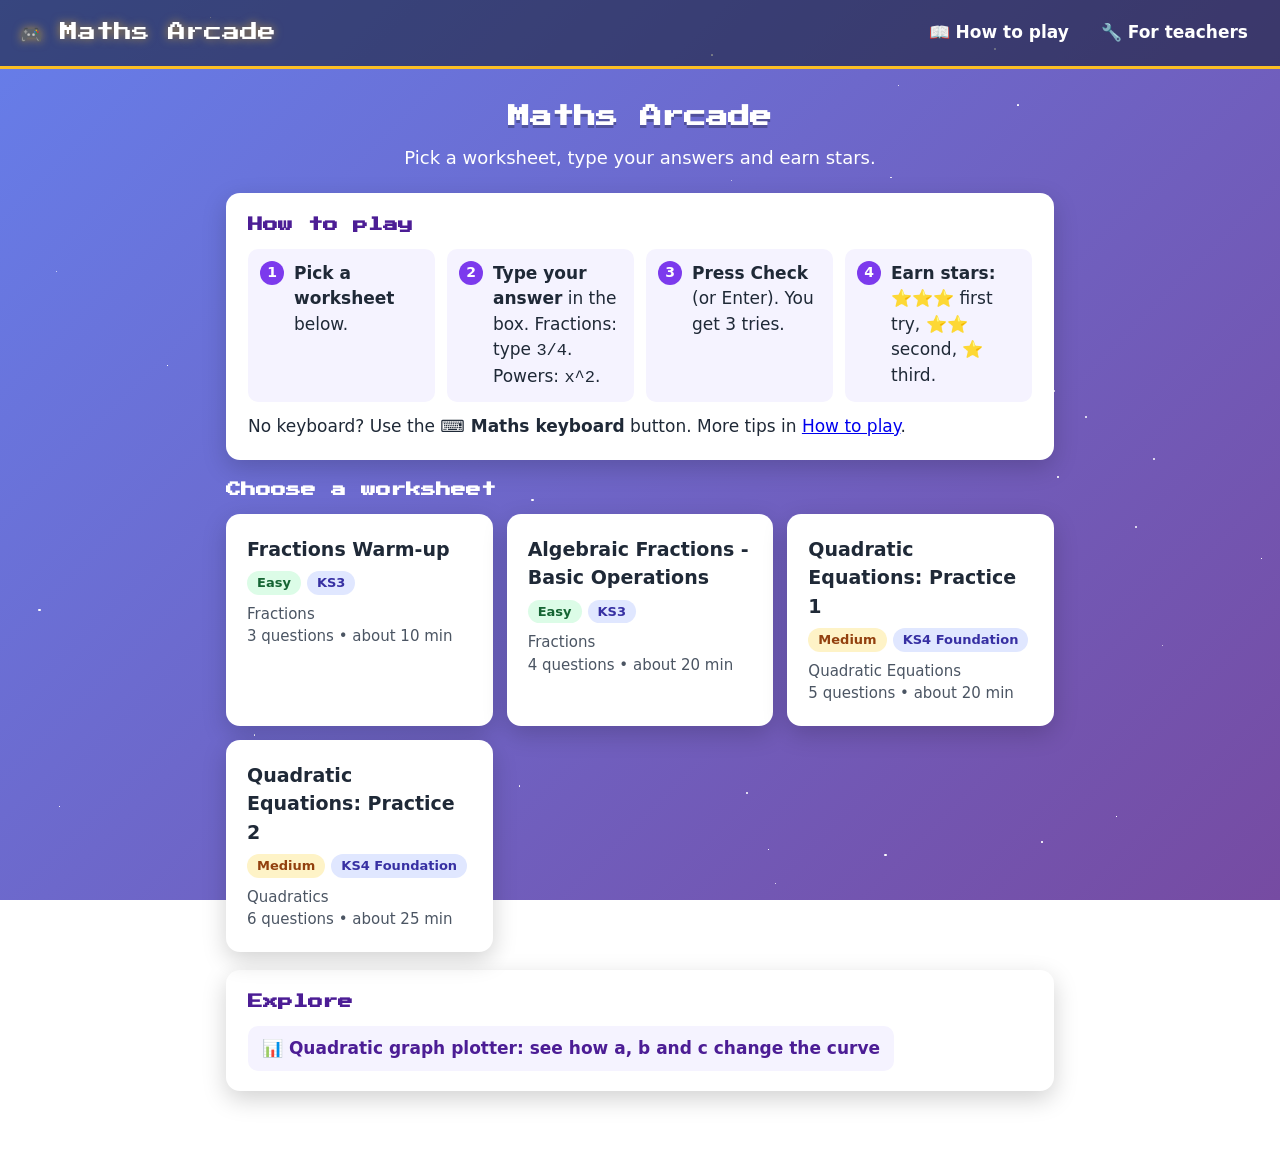
<file: index.html>
<!DOCTYPE html>
<html lang="en">
<head>
    <meta charset="UTF-8">
    <meta name="viewport" content="width=device-width, initial-scale=1.0">
    <title>Maths Arcade</title>
    <meta name="description" content="Maths practice worksheets: type your answers, get instant feedback and earn stars.">
    <link rel="icon" href="data:image/svg+xml,<svg xmlns='http://www.w3.org/2000/svg' viewBox='0 0 100 100'><text y='.9em' font-size='90'>🎮</text></svg>">
    <link rel="stylesheet" href="css/student.css">
</head>
<body>
    <div class="stars" id="stars" aria-hidden="true"></div>

    <header class="site-header">
        <a class="brand" href="index.html">🎮 Maths Arcade</a>
        <nav aria-label="Main">
            <a href="guide.html">📖 How to play</a>
            <a href="prompt-builder.html">🔧 For teachers</a>
        </nav>
    </header>

    <main>
        <section class="hero">
            <h1>Maths Arcade</h1>
            <p>Pick a worksheet, type your answers and earn stars.</p>
        </section>

        <section class="panel">
            <h2>How to play</h2>
            <ol class="steps">
                <li><strong>Pick a worksheet</strong> below.</li>
                <li><strong>Type your answer</strong> in the box. Fractions: type <code>3/4</code>. Powers: <code>x^2</code>.</li>
                <li><strong>Press Check</strong> (or Enter). You get 3 tries.</li>
                <li><strong>Earn stars:</strong> ⭐⭐⭐ first try, ⭐⭐ second, ⭐ third.</li>
            </ol>
            <p style="margin:12px 0 0">No keyboard? Use the <strong>⌨️ Maths keyboard</strong> button. More tips in <a href="guide.html">How to play</a>.</p>
        </section>

        <h2 class="pixel-title" style="color:#fff">Choose a worksheet</h2>
        <div class="worksheet-grid" id="worksheet-list" aria-live="polite">
            <p style="color:#fff">Loading worksheets…</p>
        </div>

        <section class="panel" style="margin-top:18px">
            <h2>Explore</h2>
            <div class="tools">
                <a class="tool-link" href="quadratic-demo.html">📊 Quadratic graph plotter: see how a, b and c change the curve</a>
            </div>
        </section>
    </main>

    <script src="js/worksheet-loader.js"></script>
    <script>
        const starsContainer = document.getElementById('stars');
        for (let i = 0; i < 50; i++) {
            const star = document.createElement('div');
            star.className = 'star';
            star.style.width = star.style.height = Math.random() * 3 + 'px';
            star.style.left = Math.random() * 100 + '%';
            star.style.top = Math.random() * 100 + '%';
            star.style.animationDelay = Math.random() * 3 + 's';
            starsContainer.appendChild(star);
        }
        loadWorksheetList();
    </script>
</body>
</html>
</file>
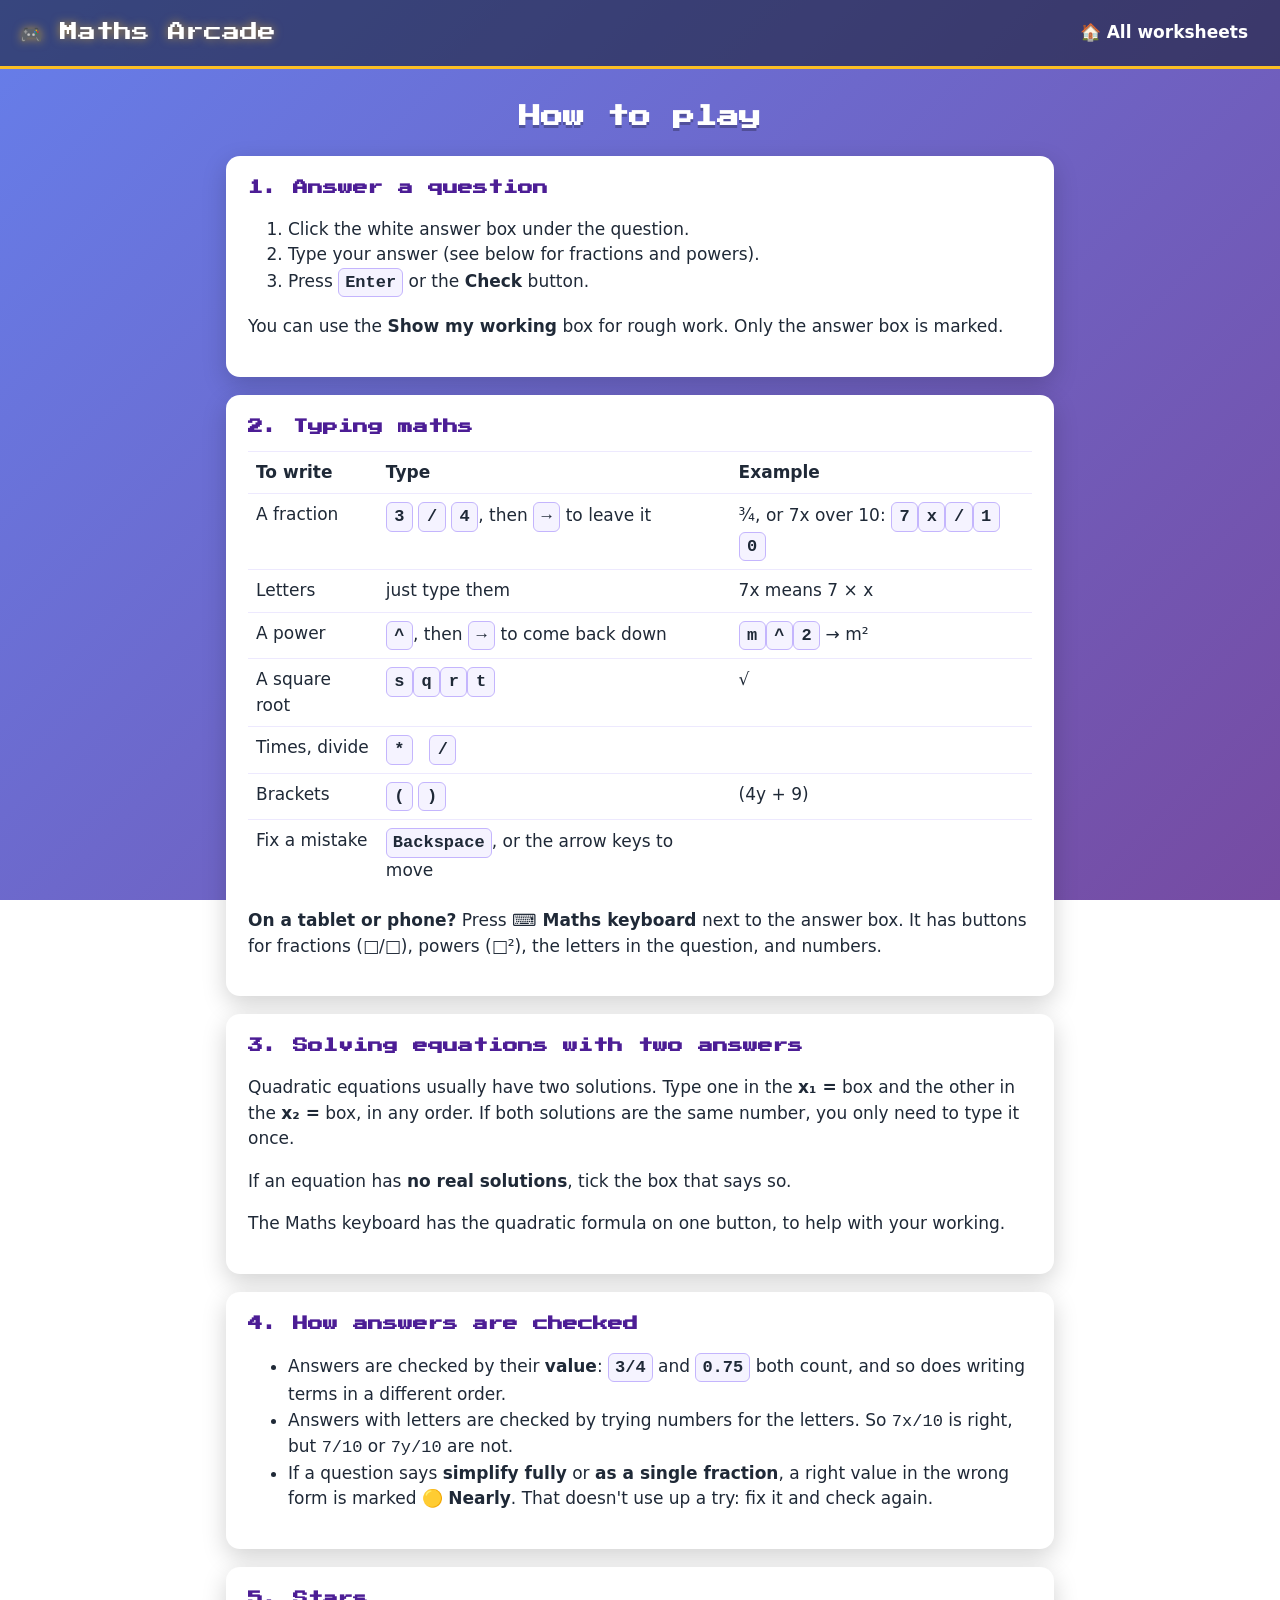
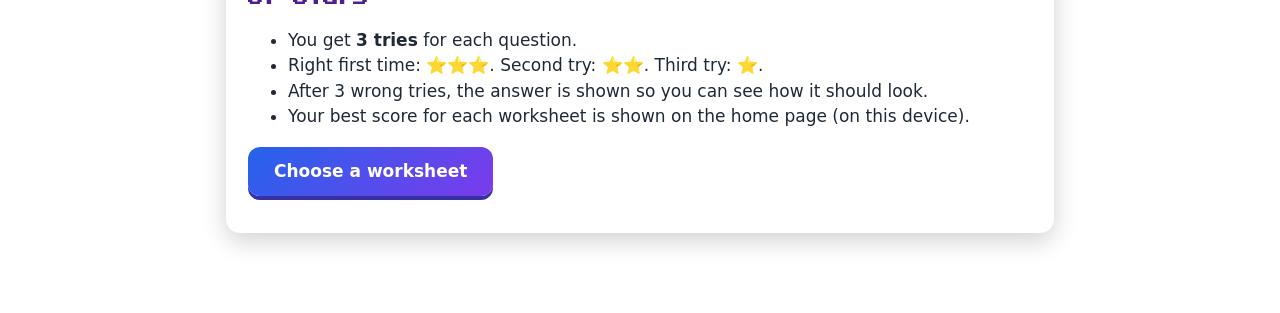
<file: guide.html>
<!DOCTYPE html>
<html lang="en">
<head>
    <meta charset="UTF-8">
    <meta name="viewport" content="width=device-width, initial-scale=1.0">
    <title>How to play - Maths Arcade</title>
    <link rel="icon" href="data:image/svg+xml,<svg xmlns='http://www.w3.org/2000/svg' viewBox='0 0 100 100'><text y='.9em' font-size='90'>🎮</text></svg>">
    <link rel="stylesheet" href="css/student.css">
</head>
<body>
    <header class="site-header">
        <a class="brand" href="index.html">🎮 Maths Arcade</a>
        <nav aria-label="Main">
            <a href="index.html">🏠 All worksheets</a>
        </nav>
    </header>

    <main class="guide">
        <section class="hero"><h1>How to play</h1></section>

        <section class="panel">
            <h2>1. Answer a question</h2>
            <ol>
                <li>Click the white answer box under the question.</li>
                <li>Type your answer (see below for fractions and powers).</li>
                <li>Press <kbd>Enter</kbd> or the <strong>Check</strong> button.</li>
            </ol>
            <p>You can use the <strong>Show my working</strong> box for rough work. Only the answer box is marked.</p>
        </section>

        <section class="panel">
            <h2>2. Typing maths</h2>
            <table>
                <tr><th>To write</th><th>Type</th><th>Example</th></tr>
                <tr><td>A fraction</td><td><kbd>3</kbd> <kbd>/</kbd> <kbd>4</kbd>, then <kbd>→</kbd> to leave it</td><td>¾, or 7x over 10: <kbd>7</kbd><kbd>x</kbd><kbd>/</kbd><kbd>1</kbd><kbd>0</kbd></td></tr>
                <tr><td>Letters</td><td>just type them</td><td>7x means 7 × x</td></tr>
                <tr><td>A power</td><td><kbd>^</kbd>, then <kbd>→</kbd> to come back down</td><td><kbd>m</kbd><kbd>^</kbd><kbd>2</kbd> → m²</td></tr>
                <tr><td>A square root</td><td><kbd>s</kbd><kbd>q</kbd><kbd>r</kbd><kbd>t</kbd></td><td>√</td></tr>
                <tr><td>Times, divide</td><td><kbd>*</kbd> &nbsp; <kbd>/</kbd></td><td></td></tr>
                <tr><td>Brackets</td><td><kbd>(</kbd> <kbd>)</kbd></td><td>(4y + 9)</td></tr>
                <tr><td>Fix a mistake</td><td><kbd>Backspace</kbd>, or the arrow keys to move</td><td></td></tr>
            </table>
            <p><strong>On a tablet or phone?</strong> Press <strong>⌨️ Maths keyboard</strong> next to the answer box. It has buttons for fractions (□/□), powers (□²), the letters in the question, and numbers.</p>
        </section>

        <section class="panel">
            <h2>3. Solving equations with two answers</h2>
            <p>Quadratic equations usually have two solutions. Type one in the <strong>x₁ =</strong> box and the other in the <strong>x₂ =</strong> box, in any order. If both solutions are the same number, you only need to type it once.</p>
            <p>If an equation has <strong>no real solutions</strong>, tick the box that says so.</p>
            <p>The Maths keyboard has the quadratic formula on one button, to help with your working.</p>
        </section>

        <section class="panel">
            <h2>4. How answers are checked</h2>
            <ul>
                <li>Answers are checked by their <strong>value</strong>: <kbd>3/4</kbd> and <kbd>0.75</kbd> both count, and so does writing terms in a different order.</li>
                <li>Answers with letters are checked by trying numbers for the letters. So <code>7x/10</code> is right, but <code>7/10</code> or <code>7y/10</code> are not.</li>
                <li>If a question says <strong>simplify fully</strong> or <strong>as a single fraction</strong>, a right value in the wrong form is marked 🟡 <strong>Nearly</strong>. That doesn't use up a try: fix it and check again.</li>
            </ul>
        </section>

        <section class="panel">
            <h2>5. Stars</h2>
            <ul>
                <li>You get <strong>3 tries</strong> for each question.</li>
                <li>Right first time: ⭐⭐⭐. Second try: ⭐⭐. Third try: ⭐.</li>
                <li>After 3 wrong tries, the answer is shown so you can see how it should look.</li>
                <li>Your best score for each worksheet is shown on the home page (on this device).</li>
            </ul>
            <p><a class="btn-check" style="display:inline-block;text-decoration:none" href="index.html">Choose a worksheet</a></p>
        </section>
    </main>
</body>
</html>
</file>
<file: css/student.css>
/* Maths Arcade - student pages (home, worksheet, how to play).
   Arcade look for headings; a plain, readable font for everything students read. */

@import url('https://fonts.googleapis.com/css2?family=Press+Start+2P&display=swap');

:root {
    --ink: #1f2937;
    --muted: #4b5563;
    --card: #ffffff;
    --accent: #2563eb;
    --gold: #fbbf24;
    --ok: #15803d;
    --ok-bg: #dcfce7;
    --bad: #b91c1c;
    --bad-bg: #fee2e2;
    --near: #a16207;
    --near-bg: #fef9c3;
    --radius: 14px;
    --pixel: 'Press Start 2P', monospace;
}

* { box-sizing: border-box; }

body {
    margin: 0;
    min-height: 100vh;
    font-family: system-ui, -apple-system, "Segoe UI", Roboto, sans-serif;
    font-size: 17px;
    line-height: 1.5;
    color: var(--ink);
    background: linear-gradient(135deg, #667eea 0%, #764ba2 100%) fixed;
}

.stars { position: fixed; inset: 0; pointer-events: none; z-index: 0; }
.star { position: absolute; background: #fff; border-radius: 50%; animation: twinkle 3s infinite; }
@keyframes twinkle { 0%, 100% { opacity: .3; } 50% { opacity: 1; } }
@media (prefers-reduced-motion: reduce) { .star { animation: none; } }

/* ---------- header ---------- */
.site-header {
    position: relative;
    z-index: 2;
    display: flex;
    align-items: center;
    justify-content: space-between;
    flex-wrap: wrap;
    gap: 12px;
    padding: 14px 20px;
    background: rgba(17, 24, 39, .55);
    border-bottom: 3px solid var(--gold);
}
.site-header .brand {
    font-family: var(--pixel);
    font-size: 18px;
    color: #fff;
    text-decoration: none;
    text-shadow: 0 0 10px rgba(251, 191, 36, .6);
}
.site-header nav { display: flex; gap: 8px; flex-wrap: wrap; }
.site-header nav a {
    color: #fff;
    text-decoration: none;
    font-weight: 600;
    padding: 6px 12px;
    border-radius: 999px;
}
.site-header nav a:hover, .site-header nav a:focus-visible { background: rgba(255, 255, 255, .18); }

main {
    position: relative;
    z-index: 1;
    max-width: 860px;
    margin: 0 auto;
    padding: 24px 16px 64px;
}

.panel {
    background: var(--card);
    border-radius: var(--radius);
    padding: 20px 22px;
    margin-bottom: 18px;
    box-shadow: 0 8px 24px rgba(0, 0, 0, .18);
}
.panel h2, .pixel-title {
    font-family: var(--pixel);
    font-size: 15px;
    line-height: 1.6;
    color: #4c1d95;
    margin: 0 0 12px;
}
.hidden { display: none !important; }

/* ---------- home ---------- */
.hero { text-align: center; color: #fff; margin: 8px 0 22px; }
.hero h1 { font-family: var(--pixel); font-size: 22px; line-height: 1.5; margin: 0 0 10px; text-shadow: 0 3px 0 rgba(0, 0, 0, .25); }
.hero p { margin: 0; font-size: 18px; }

.steps { display: grid; grid-template-columns: repeat(auto-fit, minmax(170px, 1fr)); gap: 12px; margin: 0; padding: 0; list-style: none; counter-reset: step; }
.steps li { background: #f5f3ff; border-radius: 10px; padding: 12px 12px 12px 46px; position: relative; }
.steps li::before {
    counter-increment: step; content: counter(step);
    position: absolute; left: 12px; top: 12px; width: 24px; height: 24px; border-radius: 50%;
    background: #7c3aed; color: #fff; font-weight: 700; display: grid; place-items: center; font-size: 14px;
}

.worksheet-grid { display: grid; grid-template-columns: repeat(auto-fill, minmax(240px, 1fr)); gap: 14px; }
.worksheet-card {
    display: block;
    background: var(--card);
    border-radius: var(--radius);
    padding: 18px;
    color: var(--ink);
    text-decoration: none;
    border: 3px solid transparent;
    box-shadow: 0 8px 24px rgba(0, 0, 0, .18);
    transition: transform .15s, border-color .15s;
}
.worksheet-card:hover, .worksheet-card:focus-visible { transform: translateY(-3px); border-color: var(--gold); outline: none; }
.worksheet-card h3 { margin: 0 0 8px; font-size: 19px; }
.card-tags { display: flex; gap: 6px; margin-bottom: 8px; }
.badge { font-size: 13px; font-weight: 700; padding: 2px 10px; border-radius: 999px; background: #e0e7ff; color: #3730a3; text-transform: capitalize; }
.badge-easy { background: #dcfce7; color: #166534; }
.badge-medium { background: #fef3c7; color: #92400e; }
.badge-difficult, .badge-hard { background: #fee2e2; color: #991b1b; }
.card-topic, .card-meta { margin: 0; color: var(--muted); font-size: 15px; }
.card-best { margin: 8px 0 0; font-weight: 700; color: #92400e; }

.tools { display: flex; gap: 10px; flex-wrap: wrap; }
.tool-link {
    display: inline-flex; align-items: center; gap: 8px;
    padding: 10px 14px; border-radius: 10px; background: #f5f3ff; color: #4c1d95; font-weight: 600; text-decoration: none;
}
.tool-link:hover { background: #ede9fe; }

/* ---------- worksheet ---------- */
.sheet-head h1 { font-family: var(--pixel); font-size: 17px; line-height: 1.6; color: #4c1d95; margin: 0 0 6px; }
.sheet-meta { margin: 0; color: var(--muted); }

.scorebar { display: flex; align-items: center; gap: 14px; flex-wrap: wrap; }
.scorebar .score { font-weight: 800; font-size: 20px; color: #92400e; white-space: nowrap; }
.scorebar .progress { flex: 1; min-width: 180px; }
.progress-track { height: 12px; border-radius: 999px; background: #e5e7eb; overflow: hidden; margin-top: 4px; }
.progress-fill { height: 100%; width: 0; background: linear-gradient(90deg, #22c55e, #16a34a); transition: width .4s; }
.progress-text { font-size: 15px; color: var(--muted); }

.how-to-answer summary { cursor: pointer; font-weight: 700; color: #4c1d95; }
.how-to-answer table { border-collapse: collapse; margin-top: 10px; width: 100%; }
.how-to-answer td { padding: 6px 8px; border-top: 1px solid #ede9fe; vertical-align: top; }
.how-to-answer kbd {
    display: inline-block; min-width: 1.6em; text-align: center; padding: 1px 6px; border-radius: 6px;
    border: 1px solid #c4b5fd; background: #f5f3ff; font-family: ui-monospace, Menlo, monospace; font-weight: 700;
}

.question-card { scroll-margin-top: 16px; border: 3px solid transparent; }
.question-card[data-state="correct"] { border-color: #22c55e; }
.question-card[data-state="revealed"] { border-color: #f87171; }
.question-head { display: flex; justify-content: space-between; align-items: center; gap: 10px; }
.question-head h3 { margin: 0; font-family: var(--pixel); font-size: 13px; color: #4c1d95; }
.status-badge { font-size: 14px; font-weight: 700; padding: 3px 10px; border-radius: 999px; background: #f3f4f6; color: var(--muted); }
.status-badge.correct { background: var(--ok-bg); color: var(--ok); }
.status-badge.trying { background: var(--near-bg); color: var(--near); }
.status-badge.revealed { background: var(--bad-bg); color: var(--bad); }
.question-prompt { font-size: 22px; margin: 14px 0 6px; overflow-x: auto; }

.answer-label { font-weight: 700; margin: 6px 0 6px; }
.answer-row { display: flex; align-items: center; gap: 10px; flex-wrap: wrap; }
math-field.answer-box {
    min-width: 200px;
    flex: 1 1 220px;
    font-size: 26px;
    padding: 8px 12px;
    border: 3px solid #a78bfa;
    border-radius: 12px;
    background: #fff;
}
math-field.answer-box:focus-within { border-color: var(--accent); box-shadow: 0 0 0 4px rgba(37, 99, 235, .2); outline: none; }
math-field.answer-box.correct { border-color: #22c55e; background: #f0fdf4; }
math-field.answer-box.incorrect { border-color: #ef4444; background: #fef2f2; }
math-field.answer-box.nearly { border-color: #eab308; background: #fefce8; }
math-field.answer-box.muted { opacity: .45; }
/* We give students one clearly labelled keyboard button instead of MathLive's small icons */
math-field::part(menu-toggle), math-field::part(virtual-keyboard-toggle) { display: none; }

.root-box { display: flex; align-items: center; gap: 8px; flex: 1 1 200px; }
.root-label { font-weight: 800; font-size: 20px; white-space: nowrap; }
.root-box math-field.answer-box { min-width: 120px; }
.no-solutions { display: inline-flex; align-items: center; gap: 8px; margin-top: 10px; font-weight: 600; cursor: pointer; }
.no-solutions input { width: 20px; height: 20px; }

.keyboard-btn {
    display: inline-flex; align-items: center; gap: 6px;
    padding: 10px 14px; border-radius: 10px; border: 2px solid #7c3aed; background: #f5f3ff; color: #4c1d95;
    font: inherit; font-weight: 700; cursor: pointer;
}
.keyboard-btn:hover { background: #ede9fe; }

.working { margin-top: 12px; }
.working summary { cursor: pointer; color: var(--muted); font-weight: 600; }
math-field.working-box { width: 100%; min-height: 70px; margin-top: 8px; border-style: dashed; border-color: #cbd5e1; font-size: 22px; }

.question-actions { display: flex; align-items: center; gap: 14px; margin-top: 16px; flex-wrap: wrap; }
.btn-check, .btn-big {
    padding: 12px 26px; border: 0; border-radius: 12px; cursor: pointer;
    font: inherit; font-weight: 800; color: #fff; background: linear-gradient(135deg, #2563eb, #7c3aed);
    box-shadow: 0 4px 0 #3730a3;
}
.btn-check:active, .btn-big:active { transform: translateY(2px); box-shadow: 0 2px 0 #3730a3; }
.btn-check:disabled { opacity: .45; cursor: default; transform: none; }
.btn-big { width: 100%; font-size: 18px; }
.btn-secondary { background: #f3f4f6; color: var(--ink); box-shadow: 0 4px 0 #d1d5db; }
.tries { color: var(--muted); font-size: 15px; }

.feedback { margin-top: 12px; padding: 12px 14px; border-radius: 10px; display: flex; gap: 10px; align-items: flex-start; flex-wrap: wrap; font-weight: 600; }
.feedback.correct { background: var(--ok-bg); color: var(--ok); }
.feedback.incorrect { background: var(--bad-bg); color: var(--bad); }
.feedback.nearly { background: var(--near-bg); color: var(--near); }
.feedback.info { background: #e0f2fe; color: #075985; }
.model-answer { flex-basis: 100%; color: var(--ink); background: #fff; border-radius: 8px; padding: 6px 10px; font-size: 20px; }

.results h2 { margin-bottom: 6px; }
.results-score { font-size: 28px; font-weight: 800; color: #92400e; margin: 0; }
.results p { margin: 6px 0; }
.load-error { color: #fff; font-size: 18px; }
.load-error a { color: var(--gold); }

/* ---------- guide ---------- */
.guide h2 { margin-top: 0; }
.guide table { border-collapse: collapse; width: 100%; }
.guide th, .guide td { text-align: left; padding: 8px; border-top: 1px solid #ede9fe; vertical-align: top; }
.guide kbd {
    display: inline-block; min-width: 1.6em; text-align: center; padding: 1px 6px; border-radius: 6px;
    border: 1px solid #c4b5fd; background: #f5f3ff; font-family: ui-monospace, Menlo, monospace; font-weight: 700;
}

@media (max-width: 560px) {
    body { font-size: 16px; }
    .hero h1 { font-size: 17px; }
    .site-header .brand { font-size: 14px; }
    .question-prompt { font-size: 19px; }
    math-field.answer-box { font-size: 22px; }
}
</file>
